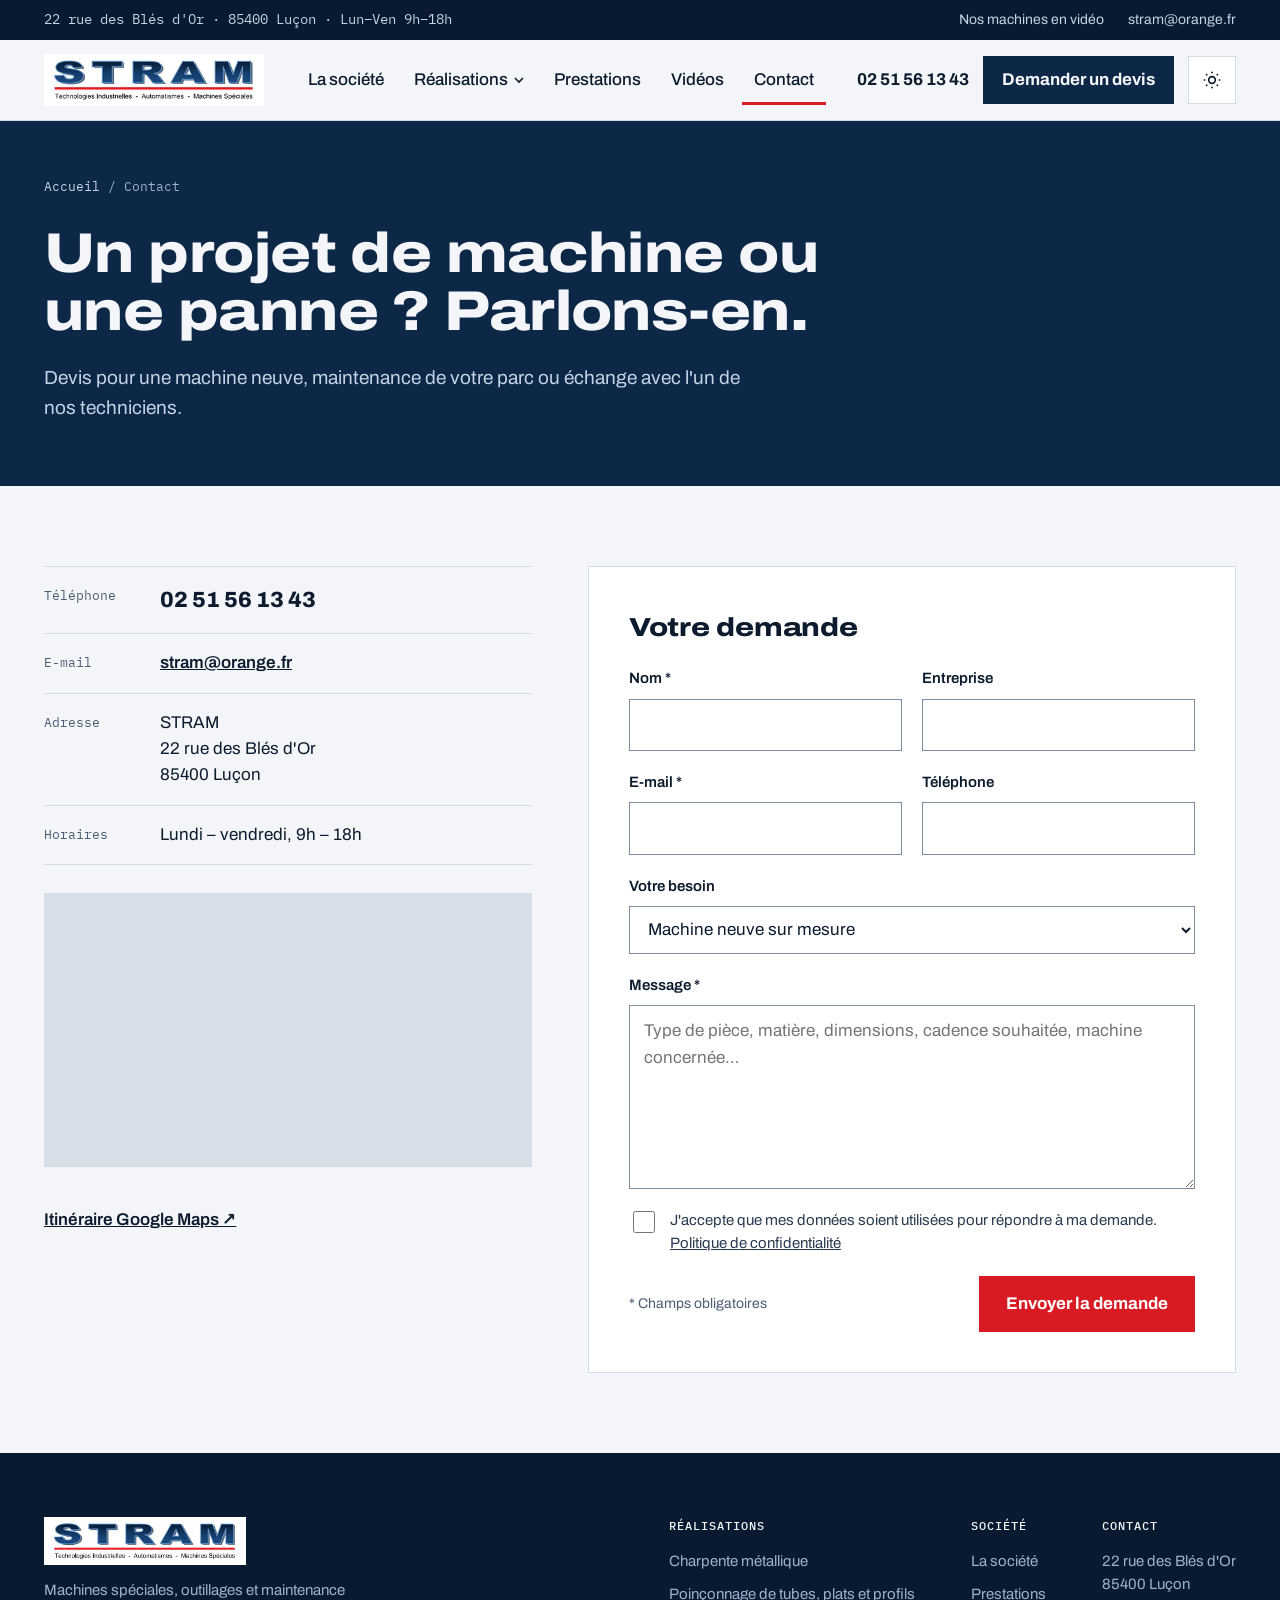
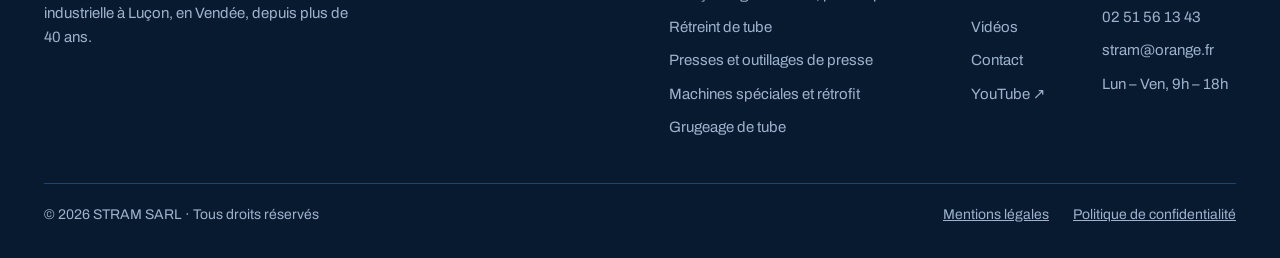
<file: contact.html>
<!doctype html>
<html lang="fr">
<head>
<meta charset="utf-8">
<meta name="viewport" content="width=device-width, initial-scale=1">
<title>Contact et devis | STRAM Luçon (85)</title>
<meta name="description" content="Contactez STRAM à Luçon pour un devis de machine spéciale, d&#x27;outillage, de maintenance ou de rétrofit. 02 51 56 13 43.">
<meta property="og:title" content="Contact et devis | STRAM Luçon (85)">
<meta property="og:description" content="Contactez STRAM à Luçon pour un devis de machine spéciale, d&#x27;outillage, de maintenance ou de rétrofit. 02 51 56 13 43.">
<meta property="og:type" content="website">
<meta property="og:locale" content="fr_FR">
<meta name="theme-color" content="#0D2747">
<script>(function(){try{var t=localStorage.getItem('stram-theme');}catch(e){}if(!t)t=window.matchMedia&&matchMedia('(prefers-color-scheme: dark)').matches?'dark':'light';document.documentElement.setAttribute('data-theme',t);})();</script>
<link rel="icon" href="assets/favicon.svg" type="image/svg+xml">
<link rel="preconnect" href="https://fonts.googleapis.com">
<link rel="preconnect" href="https://fonts.gstatic.com" crossorigin>
<link rel="stylesheet" href="https://fonts.googleapis.com/css2?family=Archivo:wdth,wght@62..125,400..900&family=IBM+Plex+Mono:wght@400;500&display=swap">
<link rel="stylesheet" href="assets/style.css">
<script type="application/ld+json">{"@context":"https://schema.org","@type":"LocalBusiness","name":"STRAM","description":"Machines spéciales, outillages de presse et maintenance industrielle","telephone":"+33251561343","email":"stram@orange.fr","address":{"@type":"PostalAddress","streetAddress":"22 rue des Blés d'Or","postalCode":"85400","addressLocality":"Luçon","addressCountry":"FR"},"openingHours":"Mo-Fr 09:00-18:00","url":"https://www.stram-sarl.com/"}</script>
</head>
<body>
<a class="skip" href="#contenu">Aller au contenu</a>
<div class="topbar"><div class="wrap">
  <div class="mono">22 rue des Blés d'Or · 85400 Luçon · Lun–Ven 9h–18h</div>
  <div class="links"><a href="videos.html">Nos machines en vidéo</a><a href="mailto:stram@orange.fr">stram@orange.fr</a></div>
</div></div>
<header class="header"><div class="wrap">
  <a class="brand" href="index.html" aria-label="STRAM, accueil">
    <img class="brand-logo" src="assets/logo.webp" alt="STRAM — Technologies industrielles, automatismes, machines spéciales" width="320" height="69">
  </a>
  <nav class="nav" id="nav" aria-label="Navigation principale"><a href="index.html">La société</a><div class="dd"><a href="realisations.html">Réalisations <svg width="10" height="10" viewBox="0 0 10 10" aria-hidden="true"><path d="M1 3l4 4 4-4" fill="none" stroke="currentColor" stroke-width="1.6"/></svg></a><div class="dd-menu"><a href="realisation-machines-charpente-metallique.html">Charpente métallique</a><a href="realisation-poinconnage-tubes-plats-profils.html">Poinçonnage de tubes, plats et profils</a><a href="realisation-retreint-de-tube.html">Rétreint de tube</a><a href="realisation-presses-outillages.html">Presses et outillages de presse</a><a href="realisation-machines-speciales-retrofit.html">Machines spéciales et rétrofit</a><a href="realisation-grugeage-de-tube.html">Grugeage de tube</a></div></div><a href="index.html#prestations">Prestations</a><a href="videos.html">Vidéos</a><a href="contact.html" aria-current="page">Contact</a></nav>
  <div class="header-cta">
    <a class="tel" href="tel:+33251561343">02 51 56 13 43</a>
    <a class="btn btn-dark btn-sm" href="contact.html">Demander un devis</a>
    <button class="theme-toggle" type="button" aria-label="Activer le mode sombre" aria-pressed="false" title="Mode clair / sombre"><svg class="sun" viewBox="0 0 24 24" fill="none" stroke="currentColor" stroke-width="2" aria-hidden="true"><circle cx="12" cy="12" r="4"/><path d="M12 2v2M12 20v2M4.9 4.9l1.4 1.4M17.7 17.7l1.4 1.4M2 12h2M20 12h2M4.9 19.1l1.4-1.4M17.7 6.3l1.4-1.4"/></svg><svg class="moon" viewBox="0 0 24 24" fill="none" stroke="currentColor" stroke-width="2" aria-hidden="true"><path d="M21 12.8A9 9 0 1 1 11.2 3a7 7 0 0 0 9.8 9.8z"/></svg></button>
    <button class="burger" aria-label="Ouvrir le menu" aria-expanded="false" aria-controls="nav"><svg viewBox="0 0 24 24" fill="none" stroke="currentColor" stroke-width="2" aria-hidden="true"><path d="M3 6h18M3 12h18M3 18h18"/></svg></button>
  </div>
</div></header>
<main id="contenu">

<section class="dark page-hero"><div class="wrap">
  <nav class="crumbs" aria-label="Fil d'Ariane"><a href="index.html">Accueil</a><span>/</span><span aria-current="page">Contact</span></nav>
  <h1>Un projet de machine ou une panne ? Parlons-en.</h1>
  <p class="lead">Devis pour une machine neuve, maintenance de votre parc ou échange avec l'un de nos techniciens.</p>
</div></section>
<section class="section-sm"><div class="wrap split">
  <div style="flex:1 1 360px;display:flex;flex-direction:column;gap:28px">
    <div class="contact-list">
      <div><span>Téléphone</span><a class="big" href="tel:+33251561343">02 51 56 13 43</a></div>
      <div><span>E-mail</span><a href="mailto:stram@orange.fr" style="font-weight:600">stram@orange.fr</a></div>
      <div><span>Adresse</span><span>STRAM<br>22 rue des Blés d'Or<br>85400 Luçon</span></div>
      <div><span>Horaires</span><span>Lundi – vendredi, 9h – 18h</span></div>
    </div>
    <div class="map"><iframe title="Plan d'accès STRAM, 22 rue des Blés d'Or, Luçon" loading="lazy" referrerpolicy="no-referrer-when-downgrade" src="https://www.google.com/maps?q=22+rue+des+Bl%C3%A9s+d%27Or,+85400+Lu%C3%A7on&output=embed"></iframe></div>
    <a class="text-link" href="https://www.google.com/maps/dir/?api=1&destination=22+rue+des+Bl%C3%A9s+d%27Or+85400+Lu%C3%A7on" target="_blank" rel="noopener">Itinéraire Google Maps ↗</a>
  </div>
  <form class="form" id="contact-form" style="flex:1 1 520px;min-width:0" novalidate>
    <h2 style="font-size:26px;font-weight:800">Votre demande</h2>
    <div class="row">
      <div class="field"><label for="nom">Nom *</label><input id="nom" name="nom" type="text" autocomplete="name" required></div>
      <div class="field"><label for="societe">Entreprise</label><input id="societe" name="societe" type="text" autocomplete="organization"></div>
    </div>
    <div class="row">
      <div class="field"><label for="email">E-mail *</label><input id="email" name="email" type="email" autocomplete="email" required></div>
      <div class="field"><label for="tel">Téléphone</label><input id="tel" name="tel" type="tel" autocomplete="tel"></div>
    </div>
    <div class="field"><label for="besoin">Votre besoin</label><select id="besoin" name="besoin"><option value="Machine neuve sur mesure">Machine neuve sur mesure</option><option value="Outillage de presse">Outillage de presse</option><option value="Maintenance / réparation">Maintenance / réparation</option><option value="Rétrofit / mise en conformité">Rétrofit / mise en conformité</option><option value="Pièces détachées Alp Hydro, ALP, T.T.L.">Pièces détachées Alp Hydro, ALP, T.T.L.</option><option value="Autre demande">Autre demande</option></select></div>
    <div class="field"><label for="message">Message *</label><textarea id="message" name="message" rows="6" required placeholder="Type de pièce, matière, dimensions, cadence souhaitée, machine concernée…"></textarea></div>
    <label class="consent"><input type="checkbox" name="rgpd" required><span>J'accepte que mes données soient utilisées pour répondre à ma demande. <a href="politique-de-confidentialite.html">Politique de confidentialité</a></span></label>
    <div class="form-foot"><small>* Champs obligatoires</small><button class="btn btn-accent" type="submit">Envoyer la demande</button></div>
    <div class="form-msg" id="form-msg" role="status">Votre messagerie s'est ouverte avec la demande pré-remplie : il ne reste qu'à l'envoyer. Rien ne s'est ouvert ? Écrivez-nous à <a href="mailto:stram@orange.fr">stram@orange.fr</a>.</div>
  </form>
</div></section>

</main>
<footer class="footer"><div class="wrap">
  <div class="footer-top">
    <div class="footer-col" style="max-width:320px;gap:14px">
      <a class="brand" href="index.html" aria-label="STRAM, accueil"><img class="brand-logo" src="assets/logo.webp" alt="STRAM — Technologies industrielles, automatismes, machines spéciales" width="320" height="69"></a>
      <span>Machines spéciales, outillages et maintenance industrielle à Luçon, en Vendée, depuis plus de 40 ans.</span>
    </div>
    <div class="footer-cols">
      <div class="footer-col"><b>Réalisations</b><a href="realisation-machines-charpente-metallique.html">Charpente métallique</a><a href="realisation-poinconnage-tubes-plats-profils.html">Poinçonnage de tubes, plats et profils</a><a href="realisation-retreint-de-tube.html">Rétreint de tube</a><a href="realisation-presses-outillages.html">Presses et outillages de presse</a><a href="realisation-machines-speciales-retrofit.html">Machines spéciales et rétrofit</a><a href="realisation-grugeage-de-tube.html">Grugeage de tube</a></div>
      <div class="footer-col"><b>Société</b><a href="index.html">La société</a><a href="index.html#prestations">Prestations</a><a href="videos.html">Vidéos</a><a href="contact.html">Contact</a><a href="https://www.youtube.com/channel/UCfKJQTvWWmvmKk5yYA_lhaA" target="_blank" rel="noopener">YouTube ↗</a></div>
      <div class="footer-col"><b>Contact</b><span>22 rue des Blés d'Or<br>85400 Luçon</span><a href="tel:+33251561343">02 51 56 13 43</a><a href="mailto:stram@orange.fr">stram@orange.fr</a><span>Lun – Ven, 9h – 18h</span></div>
    </div>
  </div>
  <div class="footer-bottom">
    <span>© <span id="year">2026</span> STRAM SARL · Tous droits réservés</span>
    <div><a href="mentions-legales.html">Mentions légales</a><a href="politique-de-confidentialite.html">Politique de confidentialité</a></div>
  </div>
</div></footer>
<script src="assets/main.js" defer></script>
</body>
</html>
</file>
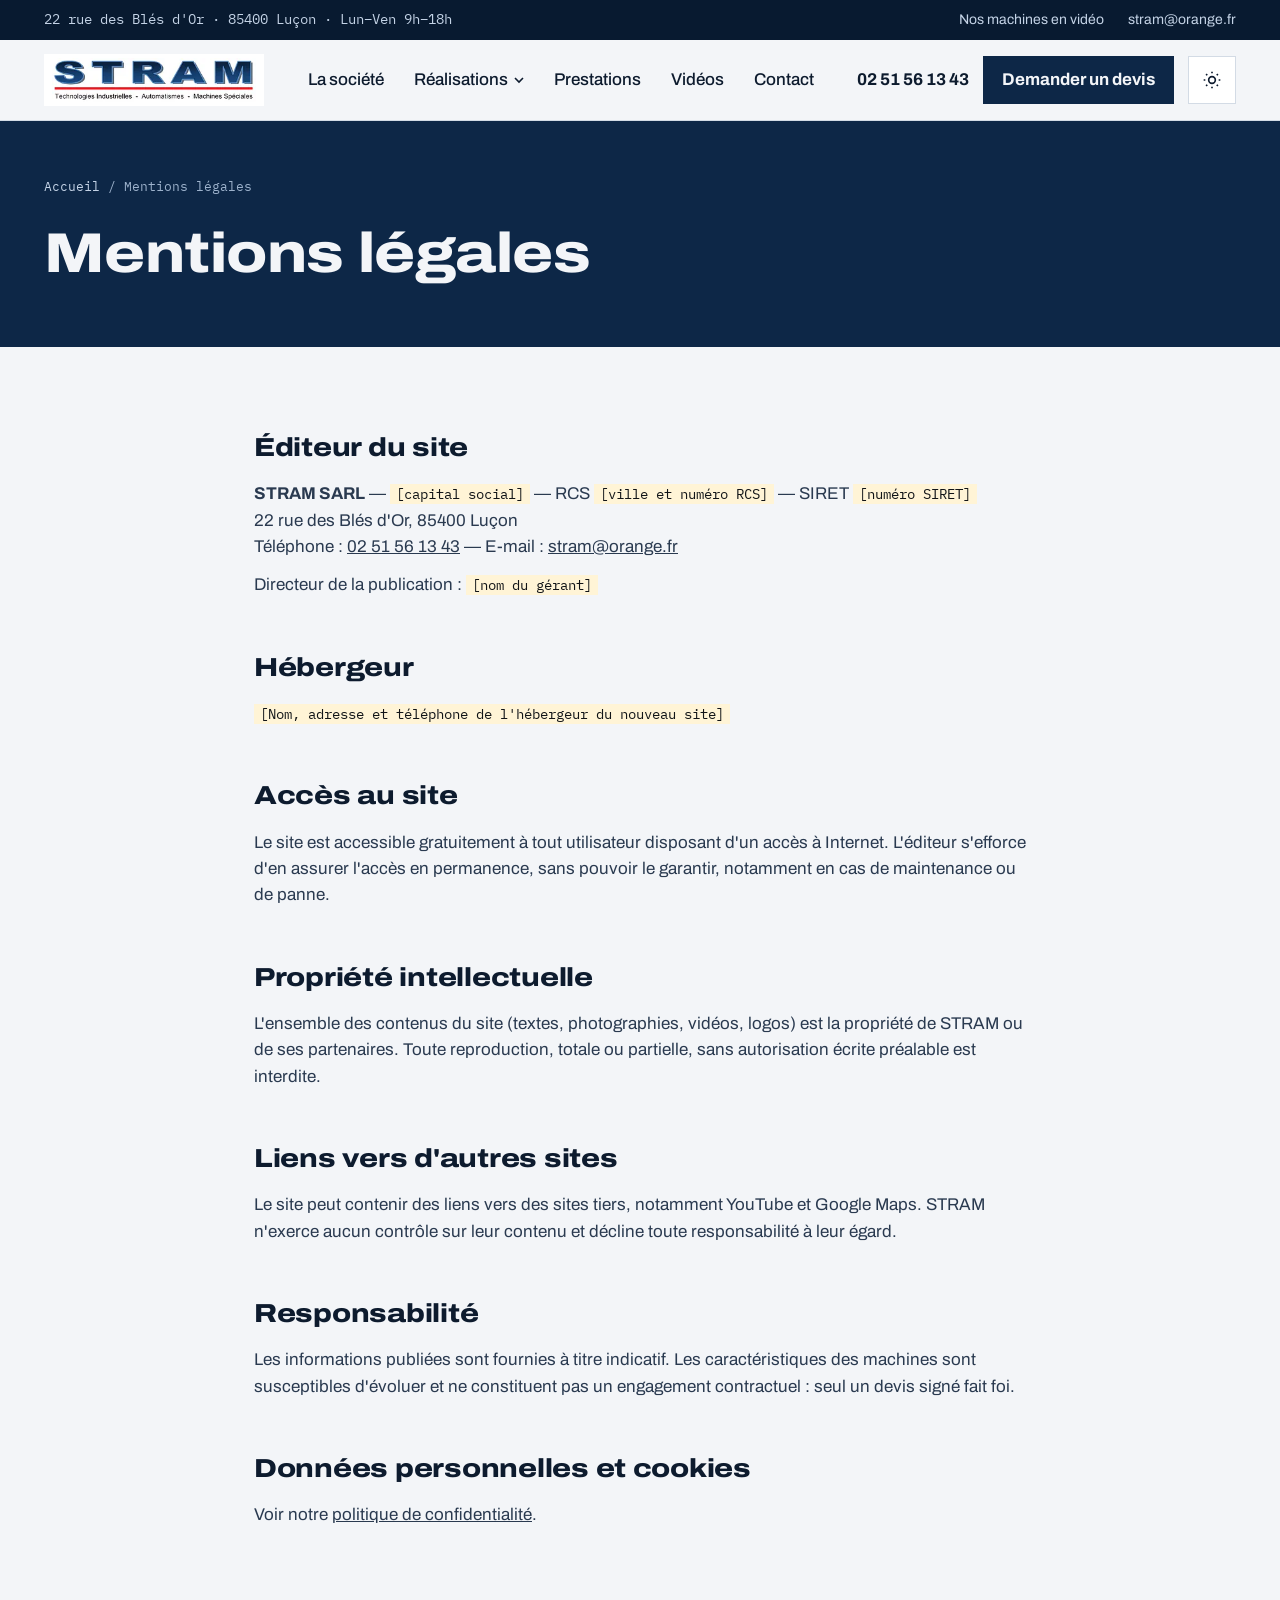
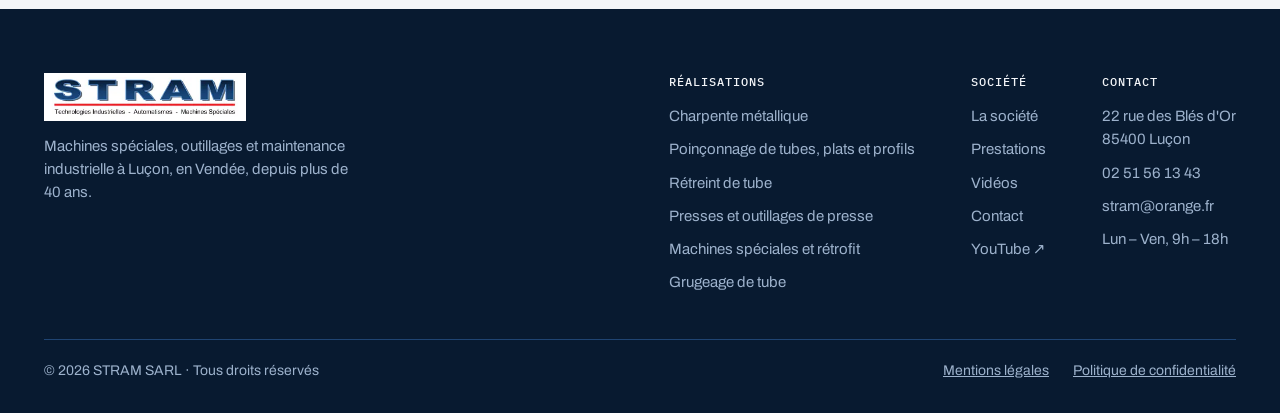
<file: mentions-legales.html>
<!doctype html>
<html lang="fr">
<head>
<meta charset="utf-8">
<meta name="viewport" content="width=device-width, initial-scale=1">
<title>Mentions légales | STRAM</title>
<meta name="description" content="Mentions légales du site de la société STRAM, Luçon.">
<meta property="og:title" content="Mentions légales | STRAM">
<meta property="og:description" content="Mentions légales du site de la société STRAM, Luçon.">
<meta property="og:type" content="website">
<meta property="og:locale" content="fr_FR">
<meta name="theme-color" content="#0D2747">
<script>(function(){try{var t=localStorage.getItem('stram-theme');}catch(e){}if(!t)t=window.matchMedia&&matchMedia('(prefers-color-scheme: dark)').matches?'dark':'light';document.documentElement.setAttribute('data-theme',t);})();</script>
<link rel="icon" href="assets/favicon.svg" type="image/svg+xml">
<link rel="preconnect" href="https://fonts.googleapis.com">
<link rel="preconnect" href="https://fonts.gstatic.com" crossorigin>
<link rel="stylesheet" href="https://fonts.googleapis.com/css2?family=Archivo:wdth,wght@62..125,400..900&family=IBM+Plex+Mono:wght@400;500&display=swap">
<link rel="stylesheet" href="assets/style.css">
<script type="application/ld+json">{"@context":"https://schema.org","@type":"LocalBusiness","name":"STRAM","description":"Machines spéciales, outillages de presse et maintenance industrielle","telephone":"+33251561343","email":"stram@orange.fr","address":{"@type":"PostalAddress","streetAddress":"22 rue des Blés d'Or","postalCode":"85400","addressLocality":"Luçon","addressCountry":"FR"},"openingHours":"Mo-Fr 09:00-18:00","url":"https://www.stram-sarl.com/"}</script>
</head>
<body>
<a class="skip" href="#contenu">Aller au contenu</a>
<div class="topbar"><div class="wrap">
  <div class="mono">22 rue des Blés d'Or · 85400 Luçon · Lun–Ven 9h–18h</div>
  <div class="links"><a href="videos.html">Nos machines en vidéo</a><a href="mailto:stram@orange.fr">stram@orange.fr</a></div>
</div></div>
<header class="header"><div class="wrap">
  <a class="brand" href="index.html" aria-label="STRAM, accueil">
    <img class="brand-logo" src="assets/logo.webp" alt="STRAM — Technologies industrielles, automatismes, machines spéciales" width="320" height="69">
  </a>
  <nav class="nav" id="nav" aria-label="Navigation principale"><a href="index.html">La société</a><div class="dd"><a href="realisations.html">Réalisations <svg width="10" height="10" viewBox="0 0 10 10" aria-hidden="true"><path d="M1 3l4 4 4-4" fill="none" stroke="currentColor" stroke-width="1.6"/></svg></a><div class="dd-menu"><a href="realisation-machines-charpente-metallique.html">Charpente métallique</a><a href="realisation-poinconnage-tubes-plats-profils.html">Poinçonnage de tubes, plats et profils</a><a href="realisation-retreint-de-tube.html">Rétreint de tube</a><a href="realisation-presses-outillages.html">Presses et outillages de presse</a><a href="realisation-machines-speciales-retrofit.html">Machines spéciales et rétrofit</a><a href="realisation-grugeage-de-tube.html">Grugeage de tube</a></div></div><a href="index.html#prestations">Prestations</a><a href="videos.html">Vidéos</a><a href="contact.html">Contact</a></nav>
  <div class="header-cta">
    <a class="tel" href="tel:+33251561343">02 51 56 13 43</a>
    <a class="btn btn-dark btn-sm" href="contact.html">Demander un devis</a>
    <button class="theme-toggle" type="button" aria-label="Activer le mode sombre" aria-pressed="false" title="Mode clair / sombre"><svg class="sun" viewBox="0 0 24 24" fill="none" stroke="currentColor" stroke-width="2" aria-hidden="true"><circle cx="12" cy="12" r="4"/><path d="M12 2v2M12 20v2M4.9 4.9l1.4 1.4M17.7 17.7l1.4 1.4M2 12h2M20 12h2M4.9 19.1l1.4-1.4M17.7 6.3l1.4-1.4"/></svg><svg class="moon" viewBox="0 0 24 24" fill="none" stroke="currentColor" stroke-width="2" aria-hidden="true"><path d="M21 12.8A9 9 0 1 1 11.2 3a7 7 0 0 0 9.8 9.8z"/></svg></button>
    <button class="burger" aria-label="Ouvrir le menu" aria-expanded="false" aria-controls="nav"><svg viewBox="0 0 24 24" fill="none" stroke="currentColor" stroke-width="2" aria-hidden="true"><path d="M3 6h18M3 12h18M3 18h18"/></svg></button>
  </div>
</div></header>
<main id="contenu">

<section class="dark page-hero"><div class="wrap">
  <nav class="crumbs" aria-label="Fil d'Ariane"><a href="index.html">Accueil</a><span>/</span><span aria-current="page">Mentions légales</span></nav>
  <h1>Mentions légales</h1>
</div></section>
<section class="section-sm"><div class="wrap legal">
  <h2>Éditeur du site</h2>
  <p><strong>STRAM SARL</strong> — <span class="todo">[capital social]</span> — RCS <span class="todo">[ville et numéro RCS]</span> — SIRET <span class="todo">[numéro SIRET]</span><br>
  22 rue des Blés d'Or, 85400 Luçon<br>Téléphone : <a href="tel:+33251561343">02 51 56 13 43</a> — E-mail : <a href="mailto:stram@orange.fr">stram@orange.fr</a></p>
  <p>Directeur de la publication : <span class="todo">[nom du gérant]</span></p>
  <h2>Hébergeur</h2>
  <p><span class="todo">[Nom, adresse et téléphone de l'hébergeur du nouveau site]</span></p>
  <h2>Accès au site</h2>
  <p>Le site est accessible gratuitement à tout utilisateur disposant d'un accès à Internet. L'éditeur s'efforce d'en assurer l'accès en permanence, sans pouvoir le garantir, notamment en cas de maintenance ou de panne.</p>
  <h2>Propriété intellectuelle</h2>
  <p>L'ensemble des contenus du site (textes, photographies, vidéos, logos) est la propriété de STRAM ou de ses partenaires. Toute reproduction, totale ou partielle, sans autorisation écrite préalable est interdite.</p>
  <h2>Liens vers d'autres sites</h2>
  <p>Le site peut contenir des liens vers des sites tiers, notamment YouTube et Google Maps. STRAM n'exerce aucun contrôle sur leur contenu et décline toute responsabilité à leur égard.</p>
  <h2>Responsabilité</h2>
  <p>Les informations publiées sont fournies à titre indicatif. Les caractéristiques des machines sont susceptibles d'évoluer et ne constituent pas un engagement contractuel : seul un devis signé fait foi.</p>
  <h2>Données personnelles et cookies</h2>
  <p>Voir notre <a href="politique-de-confidentialite.html">politique de confidentialité</a>.</p>
</div></section>

</main>
<footer class="footer"><div class="wrap">
  <div class="footer-top">
    <div class="footer-col" style="max-width:320px;gap:14px">
      <a class="brand" href="index.html" aria-label="STRAM, accueil"><img class="brand-logo" src="assets/logo.webp" alt="STRAM — Technologies industrielles, automatismes, machines spéciales" width="320" height="69"></a>
      <span>Machines spéciales, outillages et maintenance industrielle à Luçon, en Vendée, depuis plus de 40 ans.</span>
    </div>
    <div class="footer-cols">
      <div class="footer-col"><b>Réalisations</b><a href="realisation-machines-charpente-metallique.html">Charpente métallique</a><a href="realisation-poinconnage-tubes-plats-profils.html">Poinçonnage de tubes, plats et profils</a><a href="realisation-retreint-de-tube.html">Rétreint de tube</a><a href="realisation-presses-outillages.html">Presses et outillages de presse</a><a href="realisation-machines-speciales-retrofit.html">Machines spéciales et rétrofit</a><a href="realisation-grugeage-de-tube.html">Grugeage de tube</a></div>
      <div class="footer-col"><b>Société</b><a href="index.html">La société</a><a href="index.html#prestations">Prestations</a><a href="videos.html">Vidéos</a><a href="contact.html">Contact</a><a href="https://www.youtube.com/channel/UCfKJQTvWWmvmKk5yYA_lhaA" target="_blank" rel="noopener">YouTube ↗</a></div>
      <div class="footer-col"><b>Contact</b><span>22 rue des Blés d'Or<br>85400 Luçon</span><a href="tel:+33251561343">02 51 56 13 43</a><a href="mailto:stram@orange.fr">stram@orange.fr</a><span>Lun – Ven, 9h – 18h</span></div>
    </div>
  </div>
  <div class="footer-bottom">
    <span>© <span id="year">2026</span> STRAM SARL · Tous droits réservés</span>
    <div><a href="mentions-legales.html">Mentions légales</a><a href="politique-de-confidentialite.html">Politique de confidentialité</a></div>
  </div>
</div></footer>
<script src="assets/main.js" defer></script>
</body>
</html>
</file>
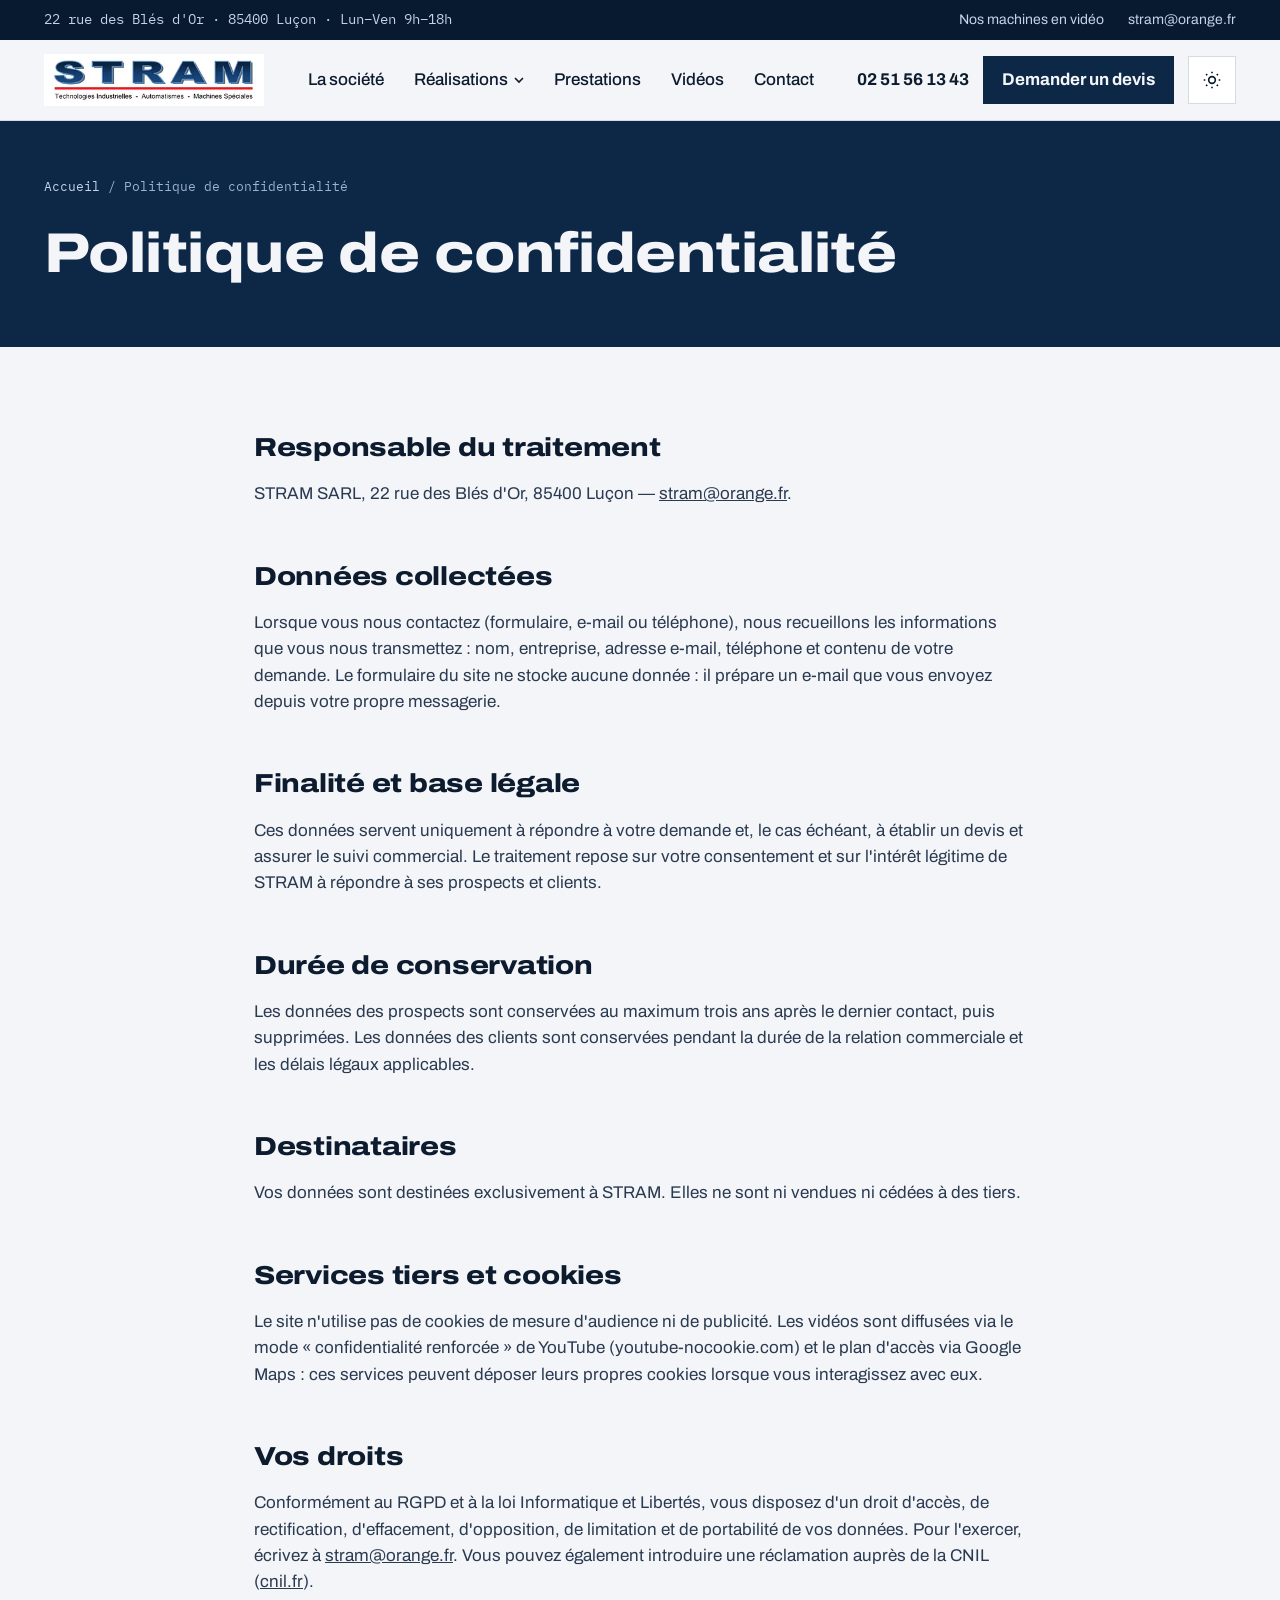
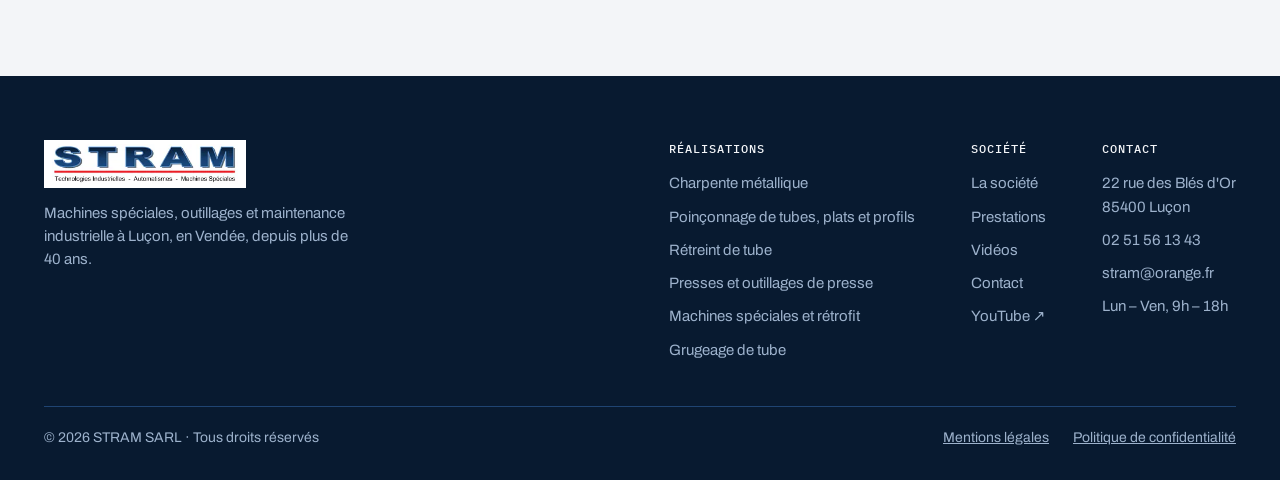
<file: politique-de-confidentialite.html>
<!doctype html>
<html lang="fr">
<head>
<meta charset="utf-8">
<meta name="viewport" content="width=device-width, initial-scale=1">
<title>Politique de confidentialité | STRAM</title>
<meta name="description" content="Politique de confidentialité et de gestion des données personnelles du site STRAM.">
<meta property="og:title" content="Politique de confidentialité | STRAM">
<meta property="og:description" content="Politique de confidentialité et de gestion des données personnelles du site STRAM.">
<meta property="og:type" content="website">
<meta property="og:locale" content="fr_FR">
<meta name="theme-color" content="#0D2747">
<script>(function(){try{var t=localStorage.getItem('stram-theme');}catch(e){}if(!t)t=window.matchMedia&&matchMedia('(prefers-color-scheme: dark)').matches?'dark':'light';document.documentElement.setAttribute('data-theme',t);})();</script>
<link rel="icon" href="assets/favicon.svg" type="image/svg+xml">
<link rel="preconnect" href="https://fonts.googleapis.com">
<link rel="preconnect" href="https://fonts.gstatic.com" crossorigin>
<link rel="stylesheet" href="https://fonts.googleapis.com/css2?family=Archivo:wdth,wght@62..125,400..900&family=IBM+Plex+Mono:wght@400;500&display=swap">
<link rel="stylesheet" href="assets/style.css">
<script type="application/ld+json">{"@context":"https://schema.org","@type":"LocalBusiness","name":"STRAM","description":"Machines spéciales, outillages de presse et maintenance industrielle","telephone":"+33251561343","email":"stram@orange.fr","address":{"@type":"PostalAddress","streetAddress":"22 rue des Blés d'Or","postalCode":"85400","addressLocality":"Luçon","addressCountry":"FR"},"openingHours":"Mo-Fr 09:00-18:00","url":"https://www.stram-sarl.com/"}</script>
</head>
<body>
<a class="skip" href="#contenu">Aller au contenu</a>
<div class="topbar"><div class="wrap">
  <div class="mono">22 rue des Blés d'Or · 85400 Luçon · Lun–Ven 9h–18h</div>
  <div class="links"><a href="videos.html">Nos machines en vidéo</a><a href="mailto:stram@orange.fr">stram@orange.fr</a></div>
</div></div>
<header class="header"><div class="wrap">
  <a class="brand" href="index.html" aria-label="STRAM, accueil">
    <img class="brand-logo" src="assets/logo.webp" alt="STRAM — Technologies industrielles, automatismes, machines spéciales" width="320" height="69">
  </a>
  <nav class="nav" id="nav" aria-label="Navigation principale"><a href="index.html">La société</a><div class="dd"><a href="realisations.html">Réalisations <svg width="10" height="10" viewBox="0 0 10 10" aria-hidden="true"><path d="M1 3l4 4 4-4" fill="none" stroke="currentColor" stroke-width="1.6"/></svg></a><div class="dd-menu"><a href="realisation-machines-charpente-metallique.html">Charpente métallique</a><a href="realisation-poinconnage-tubes-plats-profils.html">Poinçonnage de tubes, plats et profils</a><a href="realisation-retreint-de-tube.html">Rétreint de tube</a><a href="realisation-presses-outillages.html">Presses et outillages de presse</a><a href="realisation-machines-speciales-retrofit.html">Machines spéciales et rétrofit</a><a href="realisation-grugeage-de-tube.html">Grugeage de tube</a></div></div><a href="index.html#prestations">Prestations</a><a href="videos.html">Vidéos</a><a href="contact.html">Contact</a></nav>
  <div class="header-cta">
    <a class="tel" href="tel:+33251561343">02 51 56 13 43</a>
    <a class="btn btn-dark btn-sm" href="contact.html">Demander un devis</a>
    <button class="theme-toggle" type="button" aria-label="Activer le mode sombre" aria-pressed="false" title="Mode clair / sombre"><svg class="sun" viewBox="0 0 24 24" fill="none" stroke="currentColor" stroke-width="2" aria-hidden="true"><circle cx="12" cy="12" r="4"/><path d="M12 2v2M12 20v2M4.9 4.9l1.4 1.4M17.7 17.7l1.4 1.4M2 12h2M20 12h2M4.9 19.1l1.4-1.4M17.7 6.3l1.4-1.4"/></svg><svg class="moon" viewBox="0 0 24 24" fill="none" stroke="currentColor" stroke-width="2" aria-hidden="true"><path d="M21 12.8A9 9 0 1 1 11.2 3a7 7 0 0 0 9.8 9.8z"/></svg></button>
    <button class="burger" aria-label="Ouvrir le menu" aria-expanded="false" aria-controls="nav"><svg viewBox="0 0 24 24" fill="none" stroke="currentColor" stroke-width="2" aria-hidden="true"><path d="M3 6h18M3 12h18M3 18h18"/></svg></button>
  </div>
</div></header>
<main id="contenu">

<section class="dark page-hero"><div class="wrap">
  <nav class="crumbs" aria-label="Fil d'Ariane"><a href="index.html">Accueil</a><span>/</span><span aria-current="page">Politique de confidentialité</span></nav>
  <h1>Politique de confidentialité</h1>
</div></section>
<section class="section-sm"><div class="wrap legal">
  <h2>Responsable du traitement</h2>
  <p>STRAM SARL, 22 rue des Blés d'Or, 85400 Luçon — <a href="mailto:stram@orange.fr">stram@orange.fr</a>.</p>
  <h2>Données collectées</h2>
  <p>Lorsque vous nous contactez (formulaire, e-mail ou téléphone), nous recueillons les informations que vous nous transmettez : nom, entreprise, adresse e-mail, téléphone et contenu de votre demande. Le formulaire du site ne stocke aucune donnée : il prépare un e-mail que vous envoyez depuis votre propre messagerie.</p>
  <h2>Finalité et base légale</h2>
  <p>Ces données servent uniquement à répondre à votre demande et, le cas échéant, à établir un devis et assurer le suivi commercial. Le traitement repose sur votre consentement et sur l'intérêt légitime de STRAM à répondre à ses prospects et clients.</p>
  <h2>Durée de conservation</h2>
  <p>Les données des prospects sont conservées au maximum trois ans après le dernier contact, puis supprimées. Les données des clients sont conservées pendant la durée de la relation commerciale et les délais légaux applicables.</p>
  <h2>Destinataires</h2>
  <p>Vos données sont destinées exclusivement à STRAM. Elles ne sont ni vendues ni cédées à des tiers.</p>
  <h2>Services tiers et cookies</h2>
  <p>Le site n'utilise pas de cookies de mesure d'audience ni de publicité. Les vidéos sont diffusées via le mode « confidentialité renforcée » de YouTube (youtube-nocookie.com) et le plan d'accès via Google Maps : ces services peuvent déposer leurs propres cookies lorsque vous interagissez avec eux.</p>
  <h2>Vos droits</h2>
  <p>Conformément au RGPD et à la loi Informatique et Libertés, vous disposez d'un droit d'accès, de rectification, d'effacement, d'opposition, de limitation et de portabilité de vos données. Pour l'exercer, écrivez à <a href="mailto:stram@orange.fr">stram@orange.fr</a>. Vous pouvez également introduire une réclamation auprès de la CNIL (<a href="https://www.cnil.fr" target="_blank" rel="noopener">cnil.fr</a>).</p>
</div></section>

</main>
<footer class="footer"><div class="wrap">
  <div class="footer-top">
    <div class="footer-col" style="max-width:320px;gap:14px">
      <a class="brand" href="index.html" aria-label="STRAM, accueil"><img class="brand-logo" src="assets/logo.webp" alt="STRAM — Technologies industrielles, automatismes, machines spéciales" width="320" height="69"></a>
      <span>Machines spéciales, outillages et maintenance industrielle à Luçon, en Vendée, depuis plus de 40 ans.</span>
    </div>
    <div class="footer-cols">
      <div class="footer-col"><b>Réalisations</b><a href="realisation-machines-charpente-metallique.html">Charpente métallique</a><a href="realisation-poinconnage-tubes-plats-profils.html">Poinçonnage de tubes, plats et profils</a><a href="realisation-retreint-de-tube.html">Rétreint de tube</a><a href="realisation-presses-outillages.html">Presses et outillages de presse</a><a href="realisation-machines-speciales-retrofit.html">Machines spéciales et rétrofit</a><a href="realisation-grugeage-de-tube.html">Grugeage de tube</a></div>
      <div class="footer-col"><b>Société</b><a href="index.html">La société</a><a href="index.html#prestations">Prestations</a><a href="videos.html">Vidéos</a><a href="contact.html">Contact</a><a href="https://www.youtube.com/channel/UCfKJQTvWWmvmKk5yYA_lhaA" target="_blank" rel="noopener">YouTube ↗</a></div>
      <div class="footer-col"><b>Contact</b><span>22 rue des Blés d'Or<br>85400 Luçon</span><a href="tel:+33251561343">02 51 56 13 43</a><a href="mailto:stram@orange.fr">stram@orange.fr</a><span>Lun – Ven, 9h – 18h</span></div>
    </div>
  </div>
  <div class="footer-bottom">
    <span>© <span id="year">2026</span> STRAM SARL · Tous droits réservés</span>
    <div><a href="mentions-legales.html">Mentions légales</a><a href="politique-de-confidentialite.html">Politique de confidentialité</a></div>
  </div>
</div></footer>
<script src="assets/main.js" defer></script>
</body>
</html>
</file>
<file: assets/style.css>
/* STRAM — feuille de style du site */
:root{
  /* Couleurs du logo STRAM : bleu marine #153F70 / #0D2747, rouge #E31E24 */
  --ink:#0D1B2E; --ink-2:#2A3A50; --muted:#4C5D73; --line:#D3DBE5; --line-dark:#1F4472;
  --ground:#F3F5F8; --ground-2:#E7ECF2; --night:#081A30; --panel:#13325A;
  --on-dark:#F3F5F8; --on-dark-2:#C4D3E6; --on-dark-3:#9DB2CC;
  --accent:#D81B22; --accent-hover:#B3161C; --on-accent:#FFFFFF; --accent-on-dark:#FF7378;
  --blue:#153F70;
  --dark-bg:#0D2747; --surface:#FFFFFF; --placeholder:#D7DFE8; --grid-line:#C3CEDB; --field-line:#7D8DA3;
  --header-bg:rgba(243,245,248,.96); --mark-line:transparent;
  color-scheme:light;
  --wrap:1240px;
  --sans:'Archivo',system-ui,-apple-system,'Segoe UI',sans-serif;
  --mono:'IBM Plex Mono',ui-monospace,Consolas,monospace;
}
*,*::before,*::after{box-sizing:border-box}
html{scroll-behavior:smooth;scroll-padding-top:90px}
body{margin:0;background:var(--ground);color:var(--ink);font-family:var(--sans);font-size:17px;line-height:1.55;-webkit-font-smoothing:antialiased}
img{max-width:100%;display:block}
a{color:inherit}
a:hover{color:var(--muted)}
:focus-visible{outline:3px solid var(--accent);outline-offset:2px}
h1,h2,h3{font-stretch:118%;letter-spacing:-.01em;margin:0}
p{margin:0}
.wrap{max-width:var(--wrap);margin:0 auto;padding:0 24px}
.mono{font-family:var(--mono)}
.eyebrow{font-family:var(--mono);font-size:13px;letter-spacing:.08em;text-transform:uppercase;color:var(--muted)}
.dark{background:var(--dark-bg);color:var(--on-dark)}
.dark a:hover{color:var(--on-dark-2)}
.dark .eyebrow{color:var(--accent-on-dark)}
.skip{position:absolute;left:-9999px;top:8px;background:var(--accent);color:var(--on-accent);padding:10px 16px;z-index:100;font-weight:700}
.skip:focus{left:8px}

/* Mode sombre */
:root[data-theme="dark"]{
  --ink:#E6ECF3; --ink-2:#C1CCD9; --muted:#9DB0C6; --line:#1F3552; --line-dark:#1F3552;
  --ground:#0A1626; --ground-2:#0F1E33; --surface:#13253D; --panel:#13253D;
  --dark-bg:#061020; --night:#040B16; --placeholder:#1A3150; --grid-line:#1F3552; --field-line:#3B5577;
  --accent:#D81B22; --accent-hover:#EE2B32; --blue:#8DB4E8;
  --header-bg:rgba(10,22,38,.94); --mark-line:#1F3552;
  color-scheme:dark;
}
:root[data-theme="dark"] .btn-dark{background:var(--accent);color:var(--on-accent)}
:root[data-theme="dark"] .btn-dark:hover{background:var(--accent-hover);color:var(--on-accent)}
:root[data-theme="dark"] .dark,:root[data-theme="dark"] .side-box{border-top:1px solid #1C2126;border-bottom:1px solid #1C2126}
:root[data-theme="dark"] .dd-menu{box-shadow:0 18px 40px rgba(0,0,0,.5)}
:root[data-theme="dark"] .card-img img,:root[data-theme="dark"] .gallery img{filter:brightness(.92)}
.theme-toggle{width:48px;height:48px;border:1px solid var(--line);background:var(--surface);color:var(--ink);cursor:pointer;display:inline-flex;align-items:center;justify-content:center;flex:none}
.theme-toggle:hover{border-color:var(--accent)}
.theme-toggle svg{width:20px;height:20px}
.theme-toggle .moon{display:none}
:root[data-theme="dark"] .theme-toggle .sun{display:none}
:root[data-theme="dark"] .theme-toggle .moon{display:block}

/* Boutons */
.btn{display:inline-flex;align-items:center;gap:10px;min-height:52px;padding:14px 26px;font:inherit;font-weight:700;text-decoration:none;border:1px solid transparent;cursor:pointer;transition:background .15s,border-color .15s,color .15s}
.btn-accent{background:var(--accent);color:var(--on-accent)}
.btn-accent:hover{background:var(--accent-hover);color:var(--on-accent)}
.btn-dark{background:var(--dark-bg);color:var(--on-dark)}
.btn-dark:hover{background:var(--ink-2);color:var(--on-dark)}
.btn-ghost{border-color:var(--on-dark-3);color:inherit}
.btn-ghost:hover{border-color:var(--accent)}
.btn-sm{min-height:44px;padding:10px 18px}
.btns{display:flex;flex-wrap:wrap;gap:12px}

/* Barre utilitaire + en-tête */
.topbar{background:var(--night);color:var(--on-dark-2);font-size:14px}
.topbar .wrap{display:flex;flex-wrap:wrap;gap:6px 28px;justify-content:space-between;align-items:center;padding-top:9px;padding-bottom:9px}
.topbar a{text-decoration:none}
.topbar a:hover{color:var(--on-dark)}
.topbar .links{display:flex;gap:24px;flex-wrap:wrap}
.header{position:sticky;top:0;z-index:50;background:var(--header-bg);backdrop-filter:saturate(1.4) blur(8px);border-bottom:1px solid var(--line)}
.header .wrap{display:flex;align-items:center;justify-content:space-between;gap:24px;padding-top:14px;padding-bottom:14px}
.brand{display:flex;align-items:center;gap:14px;text-decoration:none}
.brand:hover{color:inherit}
.brand-mark{width:44px;height:44px;background:var(--dark-bg);border:1px solid var(--mark-line);display:grid;place-items:center;flex:none}
.brand-mark span{width:18px;height:18px;background:var(--accent)}
.brand-text{display:flex;flex-direction:column;line-height:1.05}
.brand-name{font-weight:900;font-size:26px;letter-spacing:.04em;font-stretch:118%}
.brand-sub{font-family:var(--mono);font-size:12px;color:var(--muted)}
.nav{display:flex;align-items:center;gap:6px}
.nav > a, .nav .dd > a{text-decoration:none;font-weight:500;padding:12px 12px;display:inline-flex;align-items:center;gap:6px}
.nav a[aria-current="page"]{box-shadow:inset 0 -3px 0 var(--accent)}
.dd{position:relative}
.dd-menu{position:absolute;top:100%;left:0;min-width:300px;background:var(--surface);border:1px solid var(--line);box-shadow:0 18px 40px rgba(17,20,23,.12);padding:8px 0;display:none}
.dd:hover .dd-menu,.dd:focus-within .dd-menu{display:block}
.dd-menu a{display:block;padding:11px 18px;text-decoration:none;font-size:15px}
.dd-menu a:hover{background:var(--ground)}
.header-cta{display:flex;align-items:center;gap:14px}
.header-cta .tel{font-weight:700;text-decoration:none;white-space:nowrap}
.burger{display:none;width:48px;height:48px;border:1px solid var(--line);background:var(--surface);color:var(--ink);cursor:pointer;align-items:center;justify-content:center}
.burger svg{width:22px;height:22px}

@media (max-width:1080px){
  .header-cta .tel{display:none}
}
@media (max-width:920px){
  .burger{display:inline-flex}
  .nav{display:none;position:absolute;top:100%;left:0;right:0;background:var(--ground);border-bottom:1px solid var(--line);flex-direction:column;align-items:stretch;padding:8px 16px 20px;gap:0;max-height:calc(100vh - 80px);overflow:auto}
  .nav.open{display:flex}
  .nav > a,.nav .dd > a{padding:14px 4px;border-bottom:1px solid var(--line)}
  .nav a[aria-current="page"]{box-shadow:none;color:var(--ink);font-weight:700}
  .dd-menu{position:static;display:block;border:0;box-shadow:none;background:transparent;padding:0 0 8px 14px;min-width:0}
  .dd-menu a{padding:10px 4px;color:var(--muted)}
  .header-cta .btn{display:none}
}

/* Hero accueil */
.hero .wrap{display:flex;flex-wrap:wrap;gap:56px;padding-top:88px}
.hero-copy{flex:1 1 520px;min-width:0;display:flex;flex-direction:column;gap:28px;padding-bottom:72px}
.hero h1{font-size:clamp(38px,5vw,62px);line-height:1.02;font-weight:800}
.hero-lead{font-size:19px;color:var(--on-dark-2);max-width:560px}
.hero-media{flex:1 1 420px;min-width:0;position:relative;min-height:380px;border:1px solid var(--line-dark);background:var(--panel);overflow:hidden;align-self:stretch;margin-bottom:0}
.hero-media img{width:100%;height:100%;object-fit:cover;position:absolute;inset:0}
.hero-media .tag{position:absolute;font-family:var(--mono);font-size:12px;color:var(--on-dark);background:rgba(11,13,15,.75);padding:4px 8px}
.verbs{border-top:1px solid var(--line-dark)}
.verbs .wrap{display:flex;flex-wrap:wrap;gap:8px 30px;padding-top:22px;padding-bottom:22px;font-weight:700;font-size:20px;font-stretch:118%}
.verbs i{font-style:normal;color:var(--accent-on-dark)}

/* Bandeau de chiffres */
.stats{border-bottom:1px solid var(--line)}
.stats .wrap{display:grid;grid-template-columns:repeat(4,minmax(0,1fr))}
.stat{padding:40px 28px;border-right:1px solid var(--line);display:flex;flex-direction:column;gap:6px}
.stat:first-child{padding-left:0}
.stat:last-child{border-right:0}
.stat b{font-size:clamp(28px,6.5vw,46px);font-weight:800;line-height:1;font-stretch:118%}
.stat span{color:var(--muted)}
@media (max-width:860px){
  .stats .wrap{grid-template-columns:repeat(2,minmax(0,1fr))}
  .stat{padding:28px 20px 28px 0}
  .stat:nth-child(2){border-right:0}
  .stat:nth-child(-n+2){border-bottom:1px solid var(--line)}
  .stat:nth-child(odd){padding-left:0}
  .stat:nth-child(even){padding-left:20px}
}

/* Sections */
.section{padding:112px 0}
.section-sm{padding:80px 0}
.alt{background:var(--ground-2);border-top:1px solid var(--line);border-bottom:1px solid var(--line)}
.h2{font-size:clamp(30px,3.6vw,42px);line-height:1.08;font-weight:800}
.section-head{display:flex;flex-wrap:wrap;gap:20px 56px;align-items:flex-end;justify-content:space-between;margin-bottom:48px}
.section-head > div{display:flex;flex-direction:column;gap:20px;max-width:680px}
.split{display:flex;flex-wrap:wrap;gap:56px}
.split > *{min-width:0}
.prose{display:flex;flex-direction:column;gap:18px;color:var(--ink-2)}
.dark .prose{color:var(--on-dark-2)}
.text-link{font-weight:600;padding:12px 0;display:inline-block}

/* Marques */
.brands{flex:1 1 560px;border-top:2px solid var(--ink)}
.brand-row{display:flex;flex-wrap:wrap;gap:8px 32px;padding:28px 0;border-bottom:1px solid var(--line)}
.brand-row b{flex:0 0 180px;font-size:24px;font-weight:800;font-stretch:118%}
.brand-row span{flex:1 1 280px;color:var(--ink-2)}

/* Grille de réalisations */
.cards{display:grid;grid-template-columns:repeat(3,minmax(0,1fr));gap:1px;background:var(--grid-line);border:1px solid var(--grid-line)}
@media (max-width:1000px){.cards{grid-template-columns:repeat(2,minmax(0,1fr))}}
@media (max-width:620px){.cards{grid-template-columns:minmax(0,1fr)}}
.card{background:var(--ground);text-decoration:none;color:var(--ink);display:flex;flex-direction:column}
.card:hover{color:var(--ink)}
.card-img{aspect-ratio:4/3;background:var(--placeholder);overflow:hidden;position:relative}
.card-img img{width:100%;height:100%;object-fit:cover;transition:transform .4s}
.card:hover .card-img img{transform:scale(1.04)}
.card-body{padding:24px 28px 28px;display:flex;flex-direction:column;gap:10px;flex:1}
.card-num{font-family:var(--mono);font-size:13px;color:var(--muted)}
.card-title{display:flex;justify-content:space-between;gap:12px;align-items:baseline;font-size:21px;font-weight:800;line-height:1.15;font-stretch:118%}
.card-title span:last-child{transition:transform .2s}
.card:hover .card-title span:last-child{transform:translateX(4px)}
.card p{color:var(--ink-2);font-size:15px}

/* Prestations */
.services{display:grid;grid-template-columns:repeat(4,minmax(0,1fr));gap:40px 40px}
@media (max-width:1000px){.services{grid-template-columns:repeat(2,minmax(0,1fr))}}
@media (max-width:560px){.services{grid-template-columns:minmax(0,1fr)}}
.service{border-top:2px solid var(--ink);padding-top:20px;display:flex;flex-direction:column;gap:14px}
.service.hl{border-top-color:var(--accent)}
.service h3{font-size:20px;font-weight:800}
.service ul{margin:0;padding-left:18px;color:var(--ink-2);display:flex;flex-direction:column;gap:8px;font-size:16px}

/* Vidéo */
.video{position:relative;aspect-ratio:16/9;background:var(--panel);border:1px solid var(--line-dark)}
.video iframe{position:absolute;inset:0;width:100%;height:100%;border:0}

/* En-tête de page intérieure */
.page-hero{padding:56px 0 64px}
.crumbs{font-family:var(--mono);font-size:13px;color:var(--on-dark-3);display:flex;flex-wrap:wrap;gap:8px;margin-bottom:28px}
.crumbs a{text-decoration:none;color:var(--on-dark-2)}
.crumbs a:hover{color:var(--on-dark)}
.page-hero h1{font-size:clamp(34px,4.6vw,56px);line-height:1.04;font-weight:800;max-width:900px}
.page-hero .lead{font-size:19px;color:var(--on-dark-2);max-width:720px;margin-top:22px}
.page-hero .btns{margin-top:32px}

/* Fiche réalisation */
.detail{display:flex;flex-wrap:wrap;gap:56px}
.detail-main{flex:1 1 560px;min-width:0;display:flex;flex-direction:column;gap:28px}
.detail-side{flex:0 1 360px;min-width:0;display:flex;flex-direction:column;gap:20px}
.specs{border-top:2px solid var(--ink)}
.spec{display:flex;gap:20px;padding:16px 0;border-bottom:1px solid var(--line)}
.spec dt{flex:0 0 130px;font-family:var(--mono);font-size:13px;color:var(--muted);padding-top:3px}
.spec dd{margin:0;font-weight:600}
.checks{list-style:none;margin:0;padding:0;display:flex;flex-direction:column;border-top:1px solid var(--line)}
.checks li{padding:14px 0 14px 34px;border-bottom:1px solid var(--line);position:relative}
.checks li::before{content:"";position:absolute;left:0;top:21px;width:14px;height:8px;border-left:2.5px solid var(--ink);border-bottom:2.5px solid var(--ink);transform:rotate(-45deg)}
.model{background:var(--surface);border:1px solid var(--line);padding:28px;display:flex;flex-direction:column;gap:12px}
.model h3{font-size:24px;font-weight:800}
.model p{color:var(--ink-2)}
.models{display:grid;grid-template-columns:repeat(2,minmax(0,1fr));gap:20px}
@media (max-width:700px){.models{grid-template-columns:minmax(0,1fr)}}
.side-box{background:var(--dark-bg);color:var(--on-dark);padding:32px;display:flex;flex-direction:column;gap:16px}
.side-box h2{font-size:24px;font-weight:800}
.side-box p{color:var(--on-dark-2)}
.side-box .tel{font-size:26px;font-weight:800;text-decoration:none;font-stretch:118%}
.side-box .tel:hover{color:var(--accent-on-dark)}
.side-nav{border:1px solid var(--line);background:var(--surface)}
.side-nav b{display:block;padding:16px 20px;border-bottom:1px solid var(--line);font-family:var(--mono);font-weight:500;font-size:13px;color:var(--muted);text-transform:uppercase;letter-spacing:.06em}
.side-nav a{display:flex;justify-content:space-between;padding:14px 20px;text-decoration:none;border-bottom:1px solid var(--line);font-weight:500}
.side-nav a:last-child{border-bottom:0}
.side-nav a:hover{background:var(--ground)}
.side-nav a[aria-current="page"]{background:var(--ground);box-shadow:inset 4px 0 0 var(--accent);font-weight:700}

/* Galerie + visionneuse */
.gallery{display:grid;grid-template-columns:repeat(3,minmax(0,1fr));gap:12px}
.gallery.g2{grid-template-columns:repeat(2,minmax(0,1fr))}
@media (max-width:700px){.gallery,.gallery.g2{grid-template-columns:repeat(2,minmax(0,1fr))}}
.gallery button{padding:0;border:1px solid var(--line);background:#D9DCD8;cursor:zoom-in;background:var(--placeholder);aspect-ratio:4/3;overflow:hidden;display:block;width:100%}
.gallery button img{width:100%;height:100%;object-fit:cover;transition:transform .35s}
.gallery button:hover img{transform:scale(1.04)}
.gallery .wide{grid-column:span 2}
.lightbox{position:fixed;inset:0;background:rgba(11,13,15,.94);display:none;align-items:center;justify-content:center;z-index:200;padding:56px 16px}
.lightbox.open{display:flex}
.lightbox img{max-width:100%;max-height:100%;object-fit:contain}
.lb-btn{position:absolute;width:52px;height:52px;border:1px solid #4E565D;background:rgba(17,20,23,.8);color:#fff;font-size:24px;cursor:pointer;display:grid;place-items:center}
.lb-btn:hover{border-color:var(--accent)}
.lb-close{top:14px;right:14px}
.lb-prev{left:14px;top:50%;transform:translateY(-50%)}
.lb-next{right:14px;top:50%;transform:translateY(-50%)}
.lb-count{position:absolute;bottom:16px;left:50%;transform:translateX(-50%);font-family:var(--mono);font-size:13px;color:var(--on-dark-3)}

/* Bandeau d'appel */
.cta-band .wrap{display:flex;flex-wrap:wrap;gap:24px 48px;align-items:center;justify-content:space-between;padding-top:64px;padding-bottom:64px}
.cta-band h2{font-size:clamp(26px,3vw,36px);font-weight:800;line-height:1.1;max-width:680px}

/* Contact */
.contact-list{border-top:1px solid var(--line)}
.contact-list div{display:flex;gap:20px;padding:16px 0;border-bottom:1px solid var(--line)}
.contact-list span:first-child{flex:0 0 96px;font-family:var(--mono);font-size:13px;color:var(--muted);padding-top:3px}
.contact-list .big{font-weight:800;font-size:22px;text-decoration:none}
.form{background:var(--surface);border:1px solid var(--line);padding:40px;display:flex;flex-direction:column;gap:20px}
@media (max-width:560px){.form{padding:24px}}
.row{display:grid;grid-template-columns:repeat(2,minmax(0,1fr));gap:20px}
@media (max-width:560px){.row{grid-template-columns:minmax(0,1fr)}}
.field{display:flex;flex-direction:column;gap:8px}
.field label{font-weight:600;font-size:15px}
.field input,.field select,.field textarea{font:inherit;padding:12px 14px;border:1px solid var(--field-line);min-height:48px;background:var(--surface);color:var(--ink);border-radius:0;width:100%}
.field textarea{resize:vertical;min-height:140px}
.field input:focus,.field select:focus,.field textarea:focus{outline:3px solid var(--accent);outline-offset:0;border-color:var(--ink)}
.consent{display:flex;gap:12px;align-items:flex-start;font-size:15px;color:var(--ink-2)}
.consent input{width:22px;height:22px;margin-top:2px;flex:none;accent-color:var(--ink)}
.form-foot{display:flex;flex-wrap:wrap;gap:16px;align-items:center;justify-content:space-between}
.form-foot small{font-size:14px;color:var(--muted)}
.form-msg{padding:14px 16px;background:var(--ground);border-left:4px solid var(--accent);display:none}
.form-msg.show{display:block}
.map{border:1px solid var(--line);aspect-ratio:16/9;width:100%;background:var(--placeholder)}
.map iframe{width:100%;height:100%;border:0;display:block}

/* Pages légales */
.legal{max-width:820px}
.legal h2{font-size:26px;font-weight:800;margin:48px 0 14px}
.legal h2:first-child{margin-top:0}
.legal p,.legal li{color:var(--ink-2)}
.legal p+p{margin-top:12px}
.legal ul{padding-left:20px}
.todo{background:#FFF4D6;color:#111417;padding:1px 6px;font-family:var(--mono);font-size:14px}

/* Pied de page */
.footer{background:var(--night);color:var(--on-dark-3);font-size:15px}
.footer .wrap{padding-top:64px;padding-bottom:32px;display:flex;flex-direction:column;gap:44px}
.footer-top{display:flex;flex-wrap:wrap;gap:36px 64px;justify-content:space-between}
.footer .brand-name{color:var(--on-dark)}
.footer-cols{display:flex;flex-wrap:wrap;gap:32px 56px}
.footer-col{display:flex;flex-direction:column;gap:10px}
.footer-col b{color:var(--on-dark);font-family:var(--mono);font-weight:500;font-size:12px;letter-spacing:.08em;text-transform:uppercase;margin-bottom:4px}
.footer a{text-decoration:none}
.footer a:hover{color:var(--on-dark)}
.footer-bottom{border-top:1px solid var(--line-dark);padding-top:20px;display:flex;flex-wrap:wrap;gap:8px 24px;justify-content:space-between;font-size:14px}
.footer-bottom div{display:flex;gap:24px;flex-wrap:wrap}
.footer-bottom a{text-decoration:underline}

/* Apparition au défilement */
.reveal{opacity:0;transform:translateY(16px);transition:opacity .6s,transform .6s}
.reveal.in{opacity:1;transform:none}
@media (prefers-reduced-motion:reduce){
  html{scroll-behavior:auto}
  .reveal{opacity:1;transform:none;transition:none}
  *{transition:none !important}
}
.nav a,.header-cta .btn,.brand-sub{white-space:nowrap}
@media (max-width:1240px){.brand-sub{display:none}.nav > a,.nav .dd > a{padding:12px 9px}}

/* Logo */
.brand-logo{height:44px;width:auto;background:#fff;padding:4px 8px;box-sizing:content-box;display:block}
.footer .brand-logo{height:40px}
@media (max-width:420px){.brand-logo{height:34px;padding:3px 6px}}

/* Touches bleu marine du logo */
.eyebrow{color:var(--blue)}
.dark .eyebrow{color:var(--accent-on-dark)}
.card-num,.service h3,.brand-row b,.stat b{color:var(--blue)}
.model .eyebrow{color:var(--accent)}
:root[data-theme="dark"] .model .eyebrow{color:var(--accent-on-dark)}
.btn-ghost:hover{border-color:currentColor}
</file>
